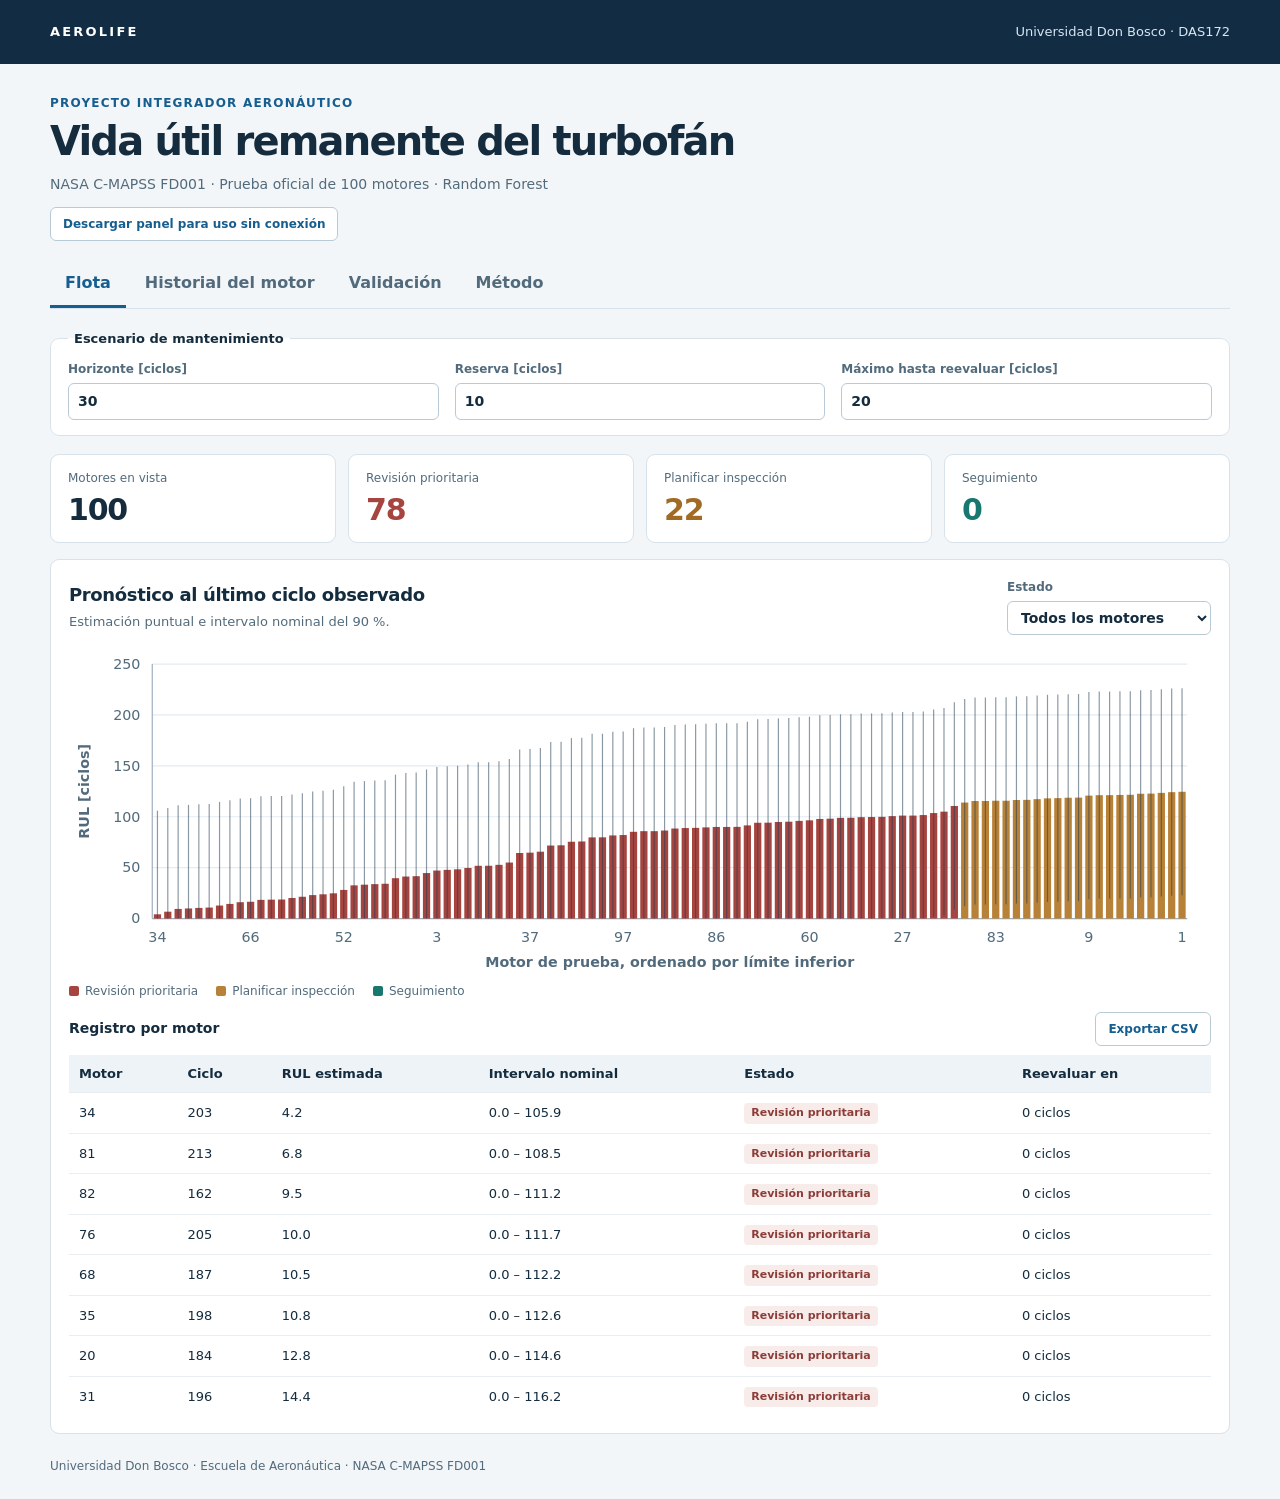
<file: dashboard/index.html>
<!doctype html>
<html lang="es">
<head>
  <meta charset="utf-8">
  <meta name="viewport" content="width=device-width, initial-scale=1">
  <meta name="description" content="Resultados de estimación de vida útil remanente en motores turbofán NASA C-MAPSS FD001.">
  <title>AEROLIFE | Vida útil remanente del turbofán</title>
  <link rel="stylesheet" href="panel.css?v=518de1606a50">
  <script src="datos.js?v=8766ef302299" defer></script>
  <script src="panel.js?v=0398e0fec0d0" defer></script>
</head>
<body>
  <header class="masthead">
    <div class="frame masthead-content">
      <span class="brand">AEROLIFE</span>
      <span>Universidad Don Bosco · DAS172</span>
    </div>
  </header>
  <main class="frame">
    <section class="intro" aria-labelledby="page-title">
      <p class="eyebrow">Proyecto integrador aeronáutico</p>
      <h1 id="page-title">Vida útil remanente del turbofán</h1>
      <p class="subtitle">NASA C-MAPSS FD001 · Prueba oficial de 100 motores · Random Forest</p>
      <a id="download-package" class="button" href="Panel_Interactivo_AEROLIFE.zip?v=5fd06ab4b5f3" download hidden>Descargar panel para uso sin conexión</a>
    </section>
    <p id="load-status" role="status">Cargando resultados de FD001…</p>
    <div id="dashboard" hidden>
      <nav class="tabs" aria-label="Secciones del panel">
        <button type="button" data-page="fleet" aria-pressed="true">Flota</button>
        <button type="button" data-page="engine-history" aria-pressed="false">Historial del motor</button>
        <button type="button" data-page="validation" aria-pressed="false">Validación</button>
        <button type="button" data-page="method" aria-pressed="false">Método</button>
      </nav>
      <fieldset class="scenario">
        <legend>Escenario de mantenimiento</legend>
        <label>Horizonte [ciclos]<input id="horizon" type="number" min="5" max="60" step="1" value="30"></label>
        <label>Reserva [ciclos]<input id="buffer" type="number" min="0" max="25" step="1" value="10"></label>
        <label>Máximo hasta reevaluar [ciclos]<input id="maximum" type="number" min="1" max="40" step="1" value="20"></label>
      </fieldset>
      <section id="fleet" class="page" aria-label="Flota">
        <div id="fleet-cards" class="cards" aria-live="polite"></div>
        <div class="panel">
          <div class="panel-heading">
            <div><h2>Pronóstico al último ciclo observado</h2><p class="muted">Estimación puntual e intervalo nominal del 90 %.</p></div>
            <label class="filter">Estado<select id="status-filter"><option value="all">Todos los motores</option><option>Revisión prioritaria</option><option>Planificar inspección</option><option>Seguimiento</option></select></label>
          </div>
          <div id="fleet-chart" class="chart"></div>
          <div class="table-heading"><h3>Registro por motor</h3><button type="button" id="export" class="button">Exportar CSV</button></div>
          <div id="fleet-table" class="table-wrap"></div>
        </div>
      </section>
      <section id="engine-history" class="page" aria-label="Historial del motor" hidden>
        <div class="panel controls">
          <label>Motor<select id="engine"></select></label>
          <label>Ciclo observado <output id="cycle-label" for="cycle"></output><input id="cycle" type="range" min="1" value="1"></label>
          <label>Sensor<select id="sensor"></select></label>
        </div>
        <div id="engine-cards" class="cards" aria-live="polite"></div>
        <p id="engine-note" class="notice"></p>
        <div class="panel"><h2>Trayectoria de RUL estimada</h2><div id="rul-chart" class="chart"></div></div>
        <div class="panel"><h2>Telemetría</h2><div id="sensor-chart" class="chart"></div></div>
      </section>
      <section id="validation" class="page" aria-label="Validación" hidden>
        <div id="validation-cards" class="cards"></div>
        <p id="interval-note" class="notice"></p>
        <p id="alert-note" class="notice" aria-live="polite"></p>
        <p class="muted">Las métricas y la comparación de modelos corresponden a la prueba NASA original. Los controles solo cambian el escenario de priorización.</p>
        <div class="panel"><h2>Estimación frente a RUL de referencia</h2><div id="test-chart" class="chart"></div></div>
        <div class="panel"><h2>Comparación por validación cruzada</h2><div id="cv-table" class="table-wrap"></div></div>
      </section>
      <section id="method" class="page" aria-label="Método" hidden>
        <div class="panel method">
          <h2>Protocolo de evaluación</h2>
          <p>La selección del modelo empleó cinco particiones agrupadas por motor sobre 80 unidades. La calibración utilizó 20 motores reservados. La prueba oficial se realizó sobre 100 motores independientes, en su último ciclo observado.</p>
          <p>Las características combinan el ciclo, los sensores y ventanas de 5, 15 y 30 ciclos. La estimación utiliza las mediciones disponibles hasta el ciclo consultado. La evaluación principal usa la RUL de referencia completa.</p>
          <p>Este panel consulta predicciones precalculadas de FD001. La aplicación Streamlit del repositorio permite calcular predicciones a partir de historiales CSV nuevos.</p>
          <h2>Alcance de la incertidumbre</h2>
          <p>El intervalo nominal del 90 % se calibró con un punto por cada motor reservado. Su validez marginal exige motores intercambiables y el mismo mecanismo de censura, condición que no se garantiza entre la pseudocensura interna y NASA. No asegura cobertura para cada motor ni para toda su trayectoria. La banda amplia produce numerosas alertas.</p>
          <h2>Regla de priorización</h2>
          <p>Sea L el límite inferior del intervalo, H el horizonte, B la reserva y M el máximo de reevaluación. Se asigna revisión prioritaria cuando L ≤ B, planificación cuando B &lt; L ≤ H + B, y seguimiento cuando L &gt; H + B.</p>
          <p>El número de ciclos hasta reevaluar es la parte entera de min(M, max(0, L − B)). La regla se aplica a una flota simulada para comparar escenarios de planificación.</p>
          <p>La salida apoya el análisis académico de prioridades. No autoriza un plazo de operación ni sustituye el programa de mantenimiento aprobado. No se han medido reducciones de AOG ni ahorros reales.</p>
          <p><a href="https://data.nasa.gov/dataset/cmapss-jet-engine-simulated-data">Datos C-MAPSS · NASA Open Data</a></p>
        </div>
      </section>
    </div>
  </main>
  <footer class="frame footer">Universidad Don Bosco · Escuela de Aeronáutica · NASA C-MAPSS FD001</footer>
</body>
</html>
</file>
<file: dashboard/panel.css>
:root {
  color-scheme: light;
  font-family: system-ui, -apple-system, "Segoe UI", sans-serif;
  color: #142c3e;
  background: #f3f6f8;
  --ink: #142c3e;
  --muted: #526b7c;
  --line: #d8e2ea;
  --blue: #165e90;
  --teal: #18776f;
  --red: #a64540;
  --amber: #a16b24;
}
* { box-sizing: border-box; }
[hidden] { display: none !important; }
body { margin: 0; line-height: 1.5; }
.frame { width: min(1180px, calc(100% - 56px)); margin-inline: auto; }
.masthead { background: #122c43; color: #d6e6f2; }
.masthead-content { display: flex; justify-content: space-between; align-items: center; gap: 20px; min-height: 64px; font-size: 13px; }
.brand { color: #fff; font-weight: 750; letter-spacing: .17em; }
.intro { padding: 30px 0 20px; }
.eyebrow { margin: 0 0 6px; color: var(--blue); font-size: 12px; font-weight: 700; letter-spacing: .1em; text-transform: uppercase; }
h1 { margin: 0; font-size: clamp(26px, 4vw, 40px); font-weight: 670; letter-spacing: -.045em; line-height: 1.15; }
.subtitle, .muted { color: var(--muted); }
.subtitle { margin: 10px 0 0; font-size: 14px; }
#download-package { display: inline-block; margin-top: 12px; text-decoration: none; }
.tabs { display: flex; gap: 4px; border-bottom: 1px solid var(--line); margin-bottom: 20px; overflow-x: auto; }
.tabs button { border: 0; border-bottom: 3px solid transparent; background: transparent; color: var(--muted); font: inherit; font-weight: 650; padding: 10px 15px; white-space: nowrap; cursor: pointer; }
.tabs button[aria-pressed="true"] { border-bottom-color: var(--blue); color: var(--blue); }
.scenario, .controls { display: grid; grid-template-columns: repeat(3, minmax(0, 1fr)); gap: 16px; }
.scenario { border: 1px solid var(--line); background: #fff; margin: 0 0 18px; padding: 11px 17px 15px; border-radius: 9px; }
.scenario legend { font-size: 13px; font-weight: 680; padding-inline: 6px; }
label { display: block; color: var(--muted); font-size: 12px; font-weight: 620; }
input, select, button { font: inherit; }
input[type="number"], select { display: block; width: 100%; margin-top: 5px; color: var(--ink); background: #fff; border: 1px solid #b9cad7; border-radius: 6px; padding: 7px 9px; font-size: 14px; }
input[type="range"] { display: block; width: 100%; margin: 10px 0 0; accent-color: var(--blue); }
output { margin-left: .35em; color: var(--ink); }
:focus-visible { outline: 2px solid var(--blue); outline-offset: 3px; }
.cards { display: grid; grid-template-columns: repeat(4, minmax(0, 1fr)); gap: 12px; margin-bottom: 16px; }
.card, .panel { background: #fff; border: 1px solid var(--line); border-radius: 9px; }
.card { padding: 14px 17px; }
.card-label { color: var(--muted); font-size: 12px; }
.card-value { font-size: 30px; font-weight: 700; letter-spacing: -.04em; line-height: 1.25; margin-top: 4px; font-variant-numeric: tabular-nums; }
.card-detail { color: var(--muted); font-size: 11px; margin-top: 2px; }
.card.priority .card-value { color: var(--red); }
.card.plan .card-value { color: var(--amber); }
.card.follow .card-value { color: var(--teal); }
.panel { padding: 18px; margin-bottom: 16px; }
.panel-heading, .table-heading { display: flex; justify-content: space-between; align-items: center; gap: 16px; }
h2 { margin: 0; font-size: 18px; font-weight: 670; letter-spacing: -.02em; }
h3 { margin: 0; font-size: 14px; font-weight: 670; }
.panel-heading p { margin: 4px 0 0; font-size: 13px; }
.filter { min-width: 185px; }
.chart { margin: 10px 0; overflow-x: auto; }
.chart svg { display: block; width: 100%; min-width: 500px; height: auto; }
.chart text { font: 12px system-ui, sans-serif; fill: var(--muted); }
.chart .axis-title { font-weight: 620; }
.chart .gridline { stroke: #e4ebf1; stroke-width: 1; }
.chart .axis { stroke: #9eafbd; stroke-width: 1; }
.chart .selectable { cursor: pointer; }
.chart .selectable:hover { opacity: .75; }
.legend { display: flex; flex-wrap: wrap; gap: 6px 18px; color: var(--muted); font-size: 12px; margin-top: 6px; }
.legend span { display: inline-flex; align-items: center; gap: 6px; }
.legend i { display: inline-block; width: 10px; height: 10px; border-radius: 2px; }
.table-heading { margin: 12px 0 9px; }
.button { border: 1px solid #b9cad7; border-radius: 6px; color: var(--blue); background: #fff; padding: 7px 12px; cursor: pointer; font-size: 12px; font-weight: 650; }
.table-wrap { overflow: auto; max-height: 360px; }
table { width: 100%; border-collapse: collapse; font-size: 13px; font-variant-numeric: tabular-nums; }
th, td { padding: 9px 10px; text-align: left; border-bottom: 1px solid #e8eef2; white-space: nowrap; }
th { position: sticky; top: 0; background: #edf3f7; font-weight: 650; }
.badge { display: inline-block; padding: 2px 7px; border-radius: 4px; font-size: 11px; font-weight: 620; }
.badge.priority { color: #8c3d38; background: #f8eceb; }
.badge.plan { color: #825214; background: #fff3e2; }
.badge.follow { color: #12665e; background: #e8f4f1; }
.notice { color: var(--muted); background: #e9f1f7; padding: 11px 14px; margin: 0 0 16px; border-radius: 6px; font-size: 13px; }
.method { max-width: 880px; }
.method p { color: var(--muted); font-size: 14px; }
.method h2:not(:first-child) { margin-top: 22px; }
.footer { font-size: 12px; color: var(--muted); padding: 7px 0 24px; }
a { color: var(--blue); }
@media (max-width: 690px) {
  .frame { width: calc(100% - 28px); }
  .masthead-content { min-height: 54px; font-size: 11px; }
  .scenario, .controls { grid-template-columns: repeat(2, minmax(0, 1fr)); }
  .cards { grid-template-columns: repeat(2, minmax(0, 1fr)); }
  .panel-heading { align-items: flex-start; flex-wrap: wrap; }
  .filter { width: 100%; }
}
</file>
